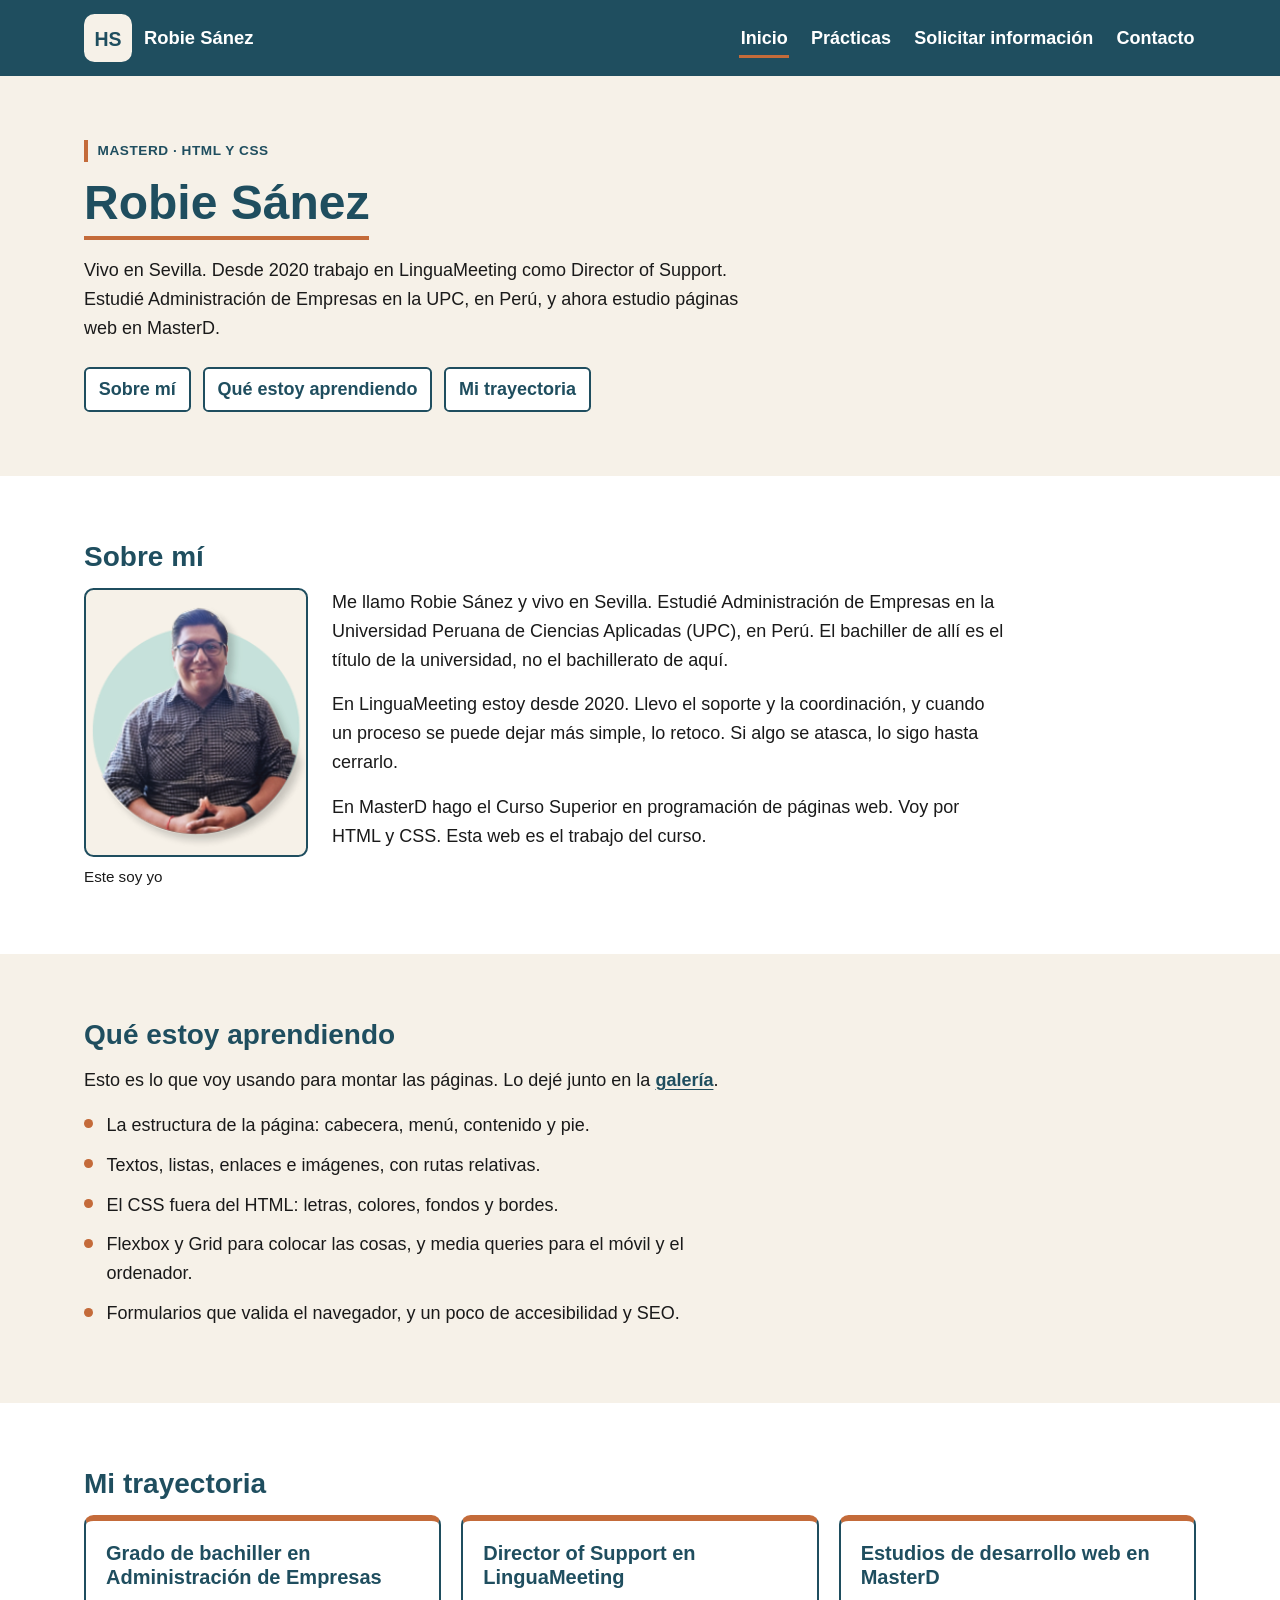
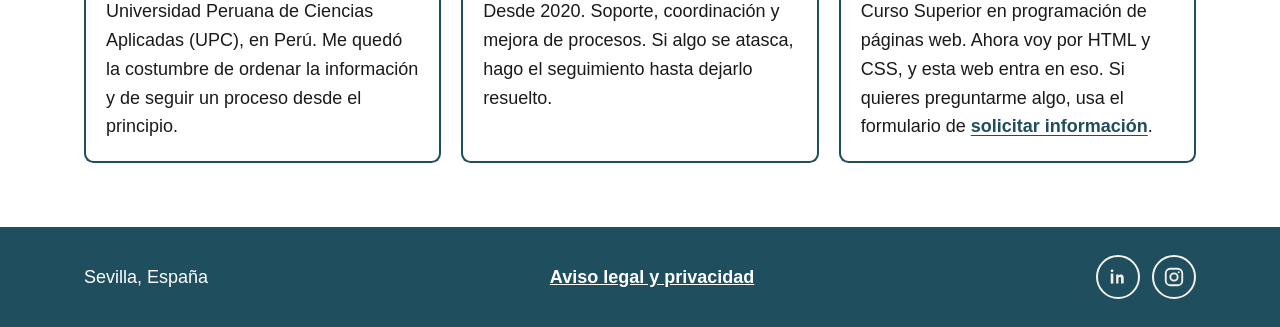
<file: index.html>
<!DOCTYPE html>
<html lang="es">
<head>
  <meta charset="utf-8">
  <meta name="viewport" content="width=device-width, initial-scale=1.0">
  <title>Robie Sánez | Portafolio personal</title>
  <meta name="description" content="Portafolio personal de Robie Sánez, en Sevilla. Director of Support en LinguaMeeting y estudiante de desarrollo web en MasterD.">
  <meta name="author" content="Robie Sánez">
  <link rel="icon" href="images/favicon.svg" type="image/svg+xml">
  <link rel="stylesheet" href="css/styles.css">
</head>
<body>
  <a class="saltar" href="#contenido">Saltar al contenido</a>

  <header class="cabecera">
    <div class="contenedor cabecera-interior">
      <a class="marca" href="index.html">
        <img src="images/logo-hs.svg" width="48" height="48" alt="Logotipo con las iniciales HS">
        <span>Robie Sánez</span>
      </a>
      <input class="check-menu" type="checkbox" id="check-menu">
      <label class="label-check" for="check-menu">
        <img src="images/icono-menu.svg" width="32" height="32" alt="Abrir o cerrar el menú">
      </label>
      <nav class="nav-principal">
        <ul class="nav-links">
          <li><a class="activa" href="index.html" aria-current="page">Inicio</a></li>
          <li><a href="views/portfolio.html">Prácticas</a></li>
          <li><a href="views/presupuesto.html">Solicitar información</a></li>
          <li><a href="views/contacto.html">Contacto</a></li>
        </ul>
      </nav>
    </div>
  </header>

  <main id="contenido">
    <section class="presentacion">
      <div class="contenedor">
        <p class="etiqueta">MasterD · HTML y CSS</p>
        <h1>Robie Sánez</h1>
        <p class="texto">Vivo en Sevilla. Desde 2020 trabajo en LinguaMeeting como Director of Support. Estudié Administración de Empresas en la UPC, en Perú, y ahora estudio páginas web en MasterD.</p>
        <ul class="atajos">
          <li><a href="#sobre-mi">Sobre mí</a></li>
          <li><a href="#aprendiendo">Qué estoy aprendiendo</a></li>
          <li><a href="#trayectoria">Mi trayectoria</a></li>
        </ul>
      </div>
    </section>

    <section id="sobre-mi">
      <div class="contenedor">
        <h2>Sobre mí</h2>
        <div class="sobre">
          <figure class="retrato">
            <img src="images/robie-linguameeting.png" width="228" height="275" alt="Robie Sánez, sentado, con gafas y una camisa de cuadros.">
            <figcaption>Este soy yo</figcaption>
          </figure>
          <div>
            <p class="texto">Me llamo Robie Sánez y vivo en Sevilla. Estudié Administración de Empresas en la Universidad Peruana de Ciencias Aplicadas (UPC), en Perú. El bachiller de allí es el título de la universidad, no el bachillerato de aquí.</p>
            <p class="texto">En LinguaMeeting estoy desde 2020. Llevo el soporte y la coordinación, y cuando un proceso se puede dejar más simple, lo retoco. Si algo se atasca, lo sigo hasta cerrarlo.</p>
            <p class="texto">En MasterD hago el Curso Superior en programación de páginas web. Voy por HTML y CSS. Esta web es el trabajo del curso.</p>
          </div>
        </div>
      </div>
    </section>

    <section class="fondo-arena" id="aprendiendo">
      <div class="contenedor">
        <h2>Qué estoy aprendiendo</h2>
        <p class="texto">Esto es lo que voy usando para montar las páginas. Lo dejé junto en la <a href="views/portfolio.html">galería</a>.</p>
        <ul class="lista-estudio texto">
          <li>La estructura de la página: cabecera, menú, contenido y pie.</li>
          <li>Textos, listas, enlaces e imágenes, con rutas relativas.</li>
          <li>El CSS fuera del HTML: letras, colores, fondos y bordes.</li>
          <li>Flexbox y Grid para colocar las cosas, y media queries para el móvil y el ordenador.</li>
          <li>Formularios que valida el navegador, y un poco de accesibilidad y SEO.</li>
        </ul>
      </div>
    </section>

    <section id="trayectoria">
      <div class="contenedor">
        <h2>Mi trayectoria</h2>
        <div class="trayectoria">
          <article class="paso">
            <h3>Grado de bachiller en Administración de Empresas</h3>
            <p>Universidad Peruana de Ciencias Aplicadas (UPC), en Perú. Me quedó la costumbre de ordenar la información y de seguir un proceso desde el principio.</p>
          </article>
          <article class="paso">
            <h3>Director of Support en LinguaMeeting</h3>
            <p>Desde 2020. Soporte, coordinación y mejora de procesos. Si algo se atasca, hago el seguimiento hasta dejarlo resuelto.</p>
          </article>
          <article class="paso">
            <h3>Estudios de desarrollo web en MasterD</h3>
            <p>Curso Superior en programación de páginas web. Ahora voy por HTML y CSS, y esta web entra en eso. Si quieres preguntarme algo, usa el formulario de <a href="views/presupuesto.html">solicitar información</a>.</p>
          </article>
        </div>
      </div>
    </section>
  </main>

  <footer class="pie">
    <div class="contenedor pie-contenido">
      <p>Sevilla, España</p>
      <p><a href="views/contacto.html#aviso-legal">Aviso legal y privacidad</a></p>
      <ul class="redes">
        <li>
          <a href="https://www.linkedin.com/in/robie-sanez" target="_blank" rel="noopener">
            <img src="images/icono-linkedin.svg" width="24" height="24" alt="LinkedIn de Robie Sánez">
          </a>
        </li>
        <li>
          <a href="https://www.instagram.com/Robiesanez/" target="_blank" rel="noopener">
            <img src="images/icono-instagram.svg" width="24" height="24" alt="Instagram de Robie Sánez">
          </a>
        </li>
      </ul>
    </div>
  </footer>
</body>
</html>
</file>
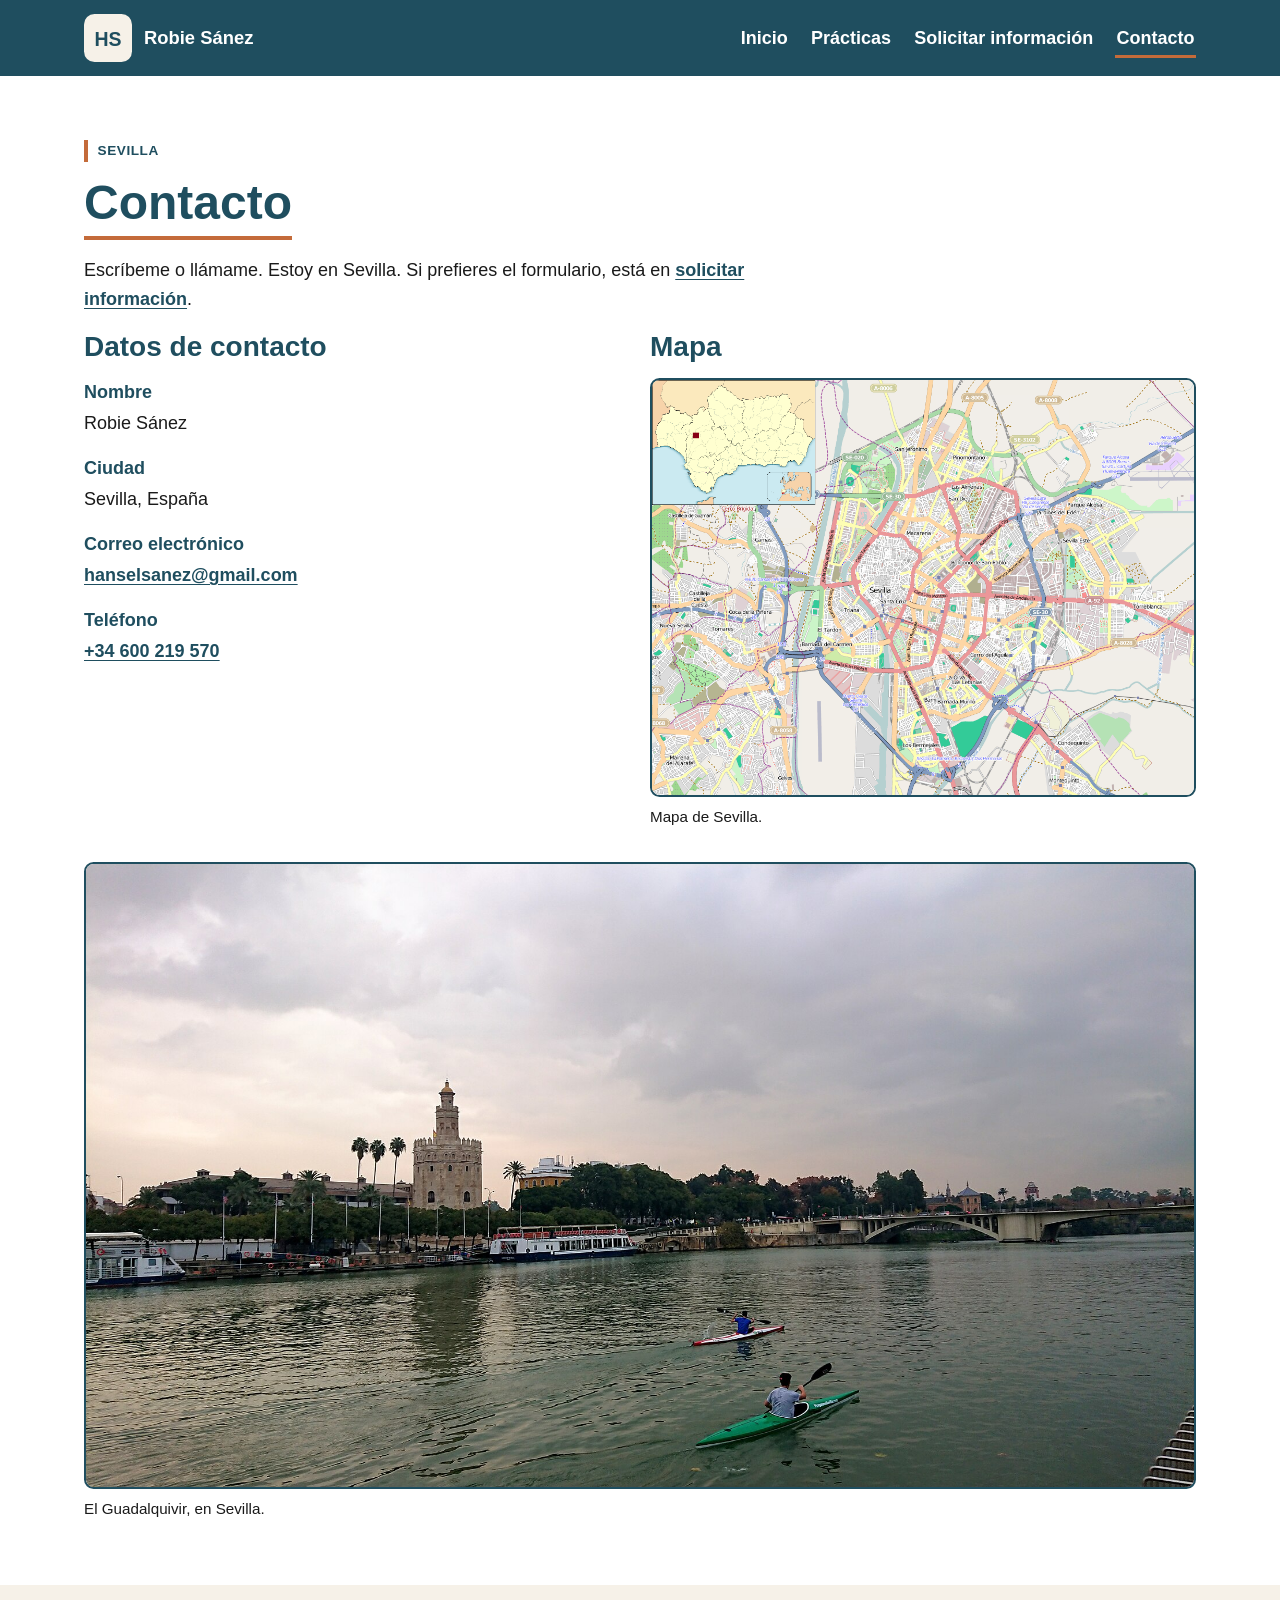
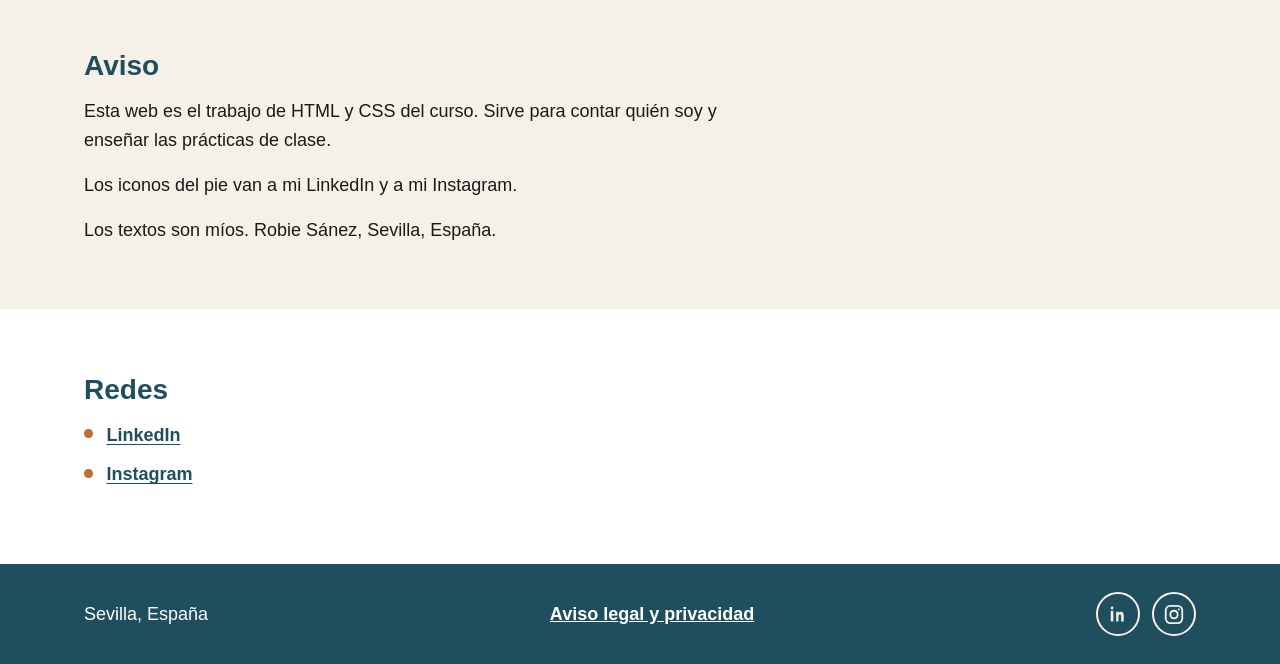
<file: views/contacto.html>
<!DOCTYPE html>
<html lang="es">
<head>
  <meta charset="utf-8">
  <meta name="viewport" content="width=device-width, initial-scale=1.0">
  <title>Contacto | Robie Sánez</title>
  <meta name="description" content="Contacto de Robie Sánez. Sevilla, España, mapa de la ciudad y aviso de privacidad.">
  <meta name="author" content="Robie Sánez">
  <link rel="icon" href="../images/favicon.svg" type="image/svg+xml">
  <link rel="stylesheet" href="../css/styles.css">
</head>
<body>
  <a class="saltar" href="#contenido">Saltar al contenido</a>

  <header class="cabecera">
    <div class="contenedor cabecera-interior">
      <a class="marca" href="../index.html">
        <img src="../images/logo-hs.svg" width="48" height="48" alt="Logotipo con las iniciales HS">
        <span>Robie Sánez</span>
      </a>
      <input class="check-menu" type="checkbox" id="check-menu">
      <label class="label-check" for="check-menu">
        <img src="../images/icono-menu.svg" width="32" height="32" alt="Abrir o cerrar el menú">
      </label>
      <nav class="nav-principal">
        <ul class="nav-links">
          <li><a href="../index.html">Inicio</a></li>
          <li><a href="portfolio.html">Prácticas</a></li>
          <li><a href="presupuesto.html">Solicitar información</a></li>
          <li><a class="activa" href="contacto.html" aria-current="page">Contacto</a></li>
        </ul>
      </nav>
    </div>
  </header>

  <main id="contenido">
    <section>
      <div class="contenedor">
        <p class="etiqueta">Sevilla</p>
        <h1>Contacto</h1>
        <p class="texto">Escríbeme o llámame. Estoy en Sevilla. Si prefieres el formulario, está en <a href="presupuesto.html">solicitar información</a>.</p>

        <div class="contacto-grid">
          <div>
            <h2>Datos de contacto</h2>
            <address>
              <dl class="datos">
                <dt>Nombre</dt>
                <dd>Robie Sánez</dd>
                <dt>Ciudad</dt>
                <dd>Sevilla, España</dd>
                <dt>Correo electrónico</dt>
                <dd><a href="mailto:hanselsanez@gmail.com">hanselsanez@gmail.com</a></dd>
                <dt>Teléfono</dt>
                <dd><a href="tel:+34600219570">+34 600 219 570</a></dd>
              </dl>
            </address>
          </div>

          <div>
            <h2>Mapa</h2>
            <figure class="mapa">
              <img src="../images/mapa-sevilla.png" width="1039" height="797" alt="Mapa de la ciudad de Sevilla, con el centro, Triana, la Macarena y la ronda SE-30.">
              <figcaption>Mapa de Sevilla.</figcaption>
            </figure>
          </div>
        </div>

        <figure class="foto-ciudad">
          <img src="../images/sevilla-guadalquivir.jpg" width="1920" height="1080" alt="El río Guadalquivir en Sevilla, con la Torre del Oro, barcos y un puente al fondo.">
          <figcaption>El Guadalquivir, en Sevilla.</figcaption>
        </figure>
      </div>
    </section>

    <section class="fondo-arena" id="aviso-legal">
      <div class="contenedor">
        <h2>Aviso</h2>
        <p class="texto">Esta web es el trabajo de HTML y CSS del curso. Sirve para contar quién soy y enseñar las prácticas de clase.</p>
        <p class="texto">Los iconos del pie van a mi LinkedIn y a mi Instagram.</p>
        <p class="texto">Los textos son míos. Robie Sánez, Sevilla, España.</p>
      </div>
    </section>

    <section id="redes">
      <div class="contenedor">
        <h2>Redes</h2>
        <ul class="lista-estudio">
          <li><a href="https://www.linkedin.com/in/robie-sanez" target="_blank" rel="noopener">LinkedIn</a></li>
          <li><a href="https://www.instagram.com/Robiesanez/" target="_blank" rel="noopener">Instagram</a></li>
        </ul>
      </div>
    </section>
  </main>

  <footer class="pie">
    <div class="contenedor pie-contenido">
      <p>Sevilla, España</p>
      <p><a href="contacto.html#aviso-legal">Aviso legal y privacidad</a></p>
      <ul class="redes">
        <li>
          <a href="https://www.linkedin.com/in/robie-sanez" target="_blank" rel="noopener">
            <img src="../images/icono-linkedin.svg" width="24" height="24" alt="LinkedIn de Robie Sánez">
          </a>
        </li>
        <li>
          <a href="https://www.instagram.com/Robiesanez/" target="_blank" rel="noopener">
            <img src="../images/icono-instagram.svg" width="24" height="24" alt="Instagram de Robie Sánez">
          </a>
        </li>
      </ul>
    </div>
  </footer>
</body>
</html>
</file>
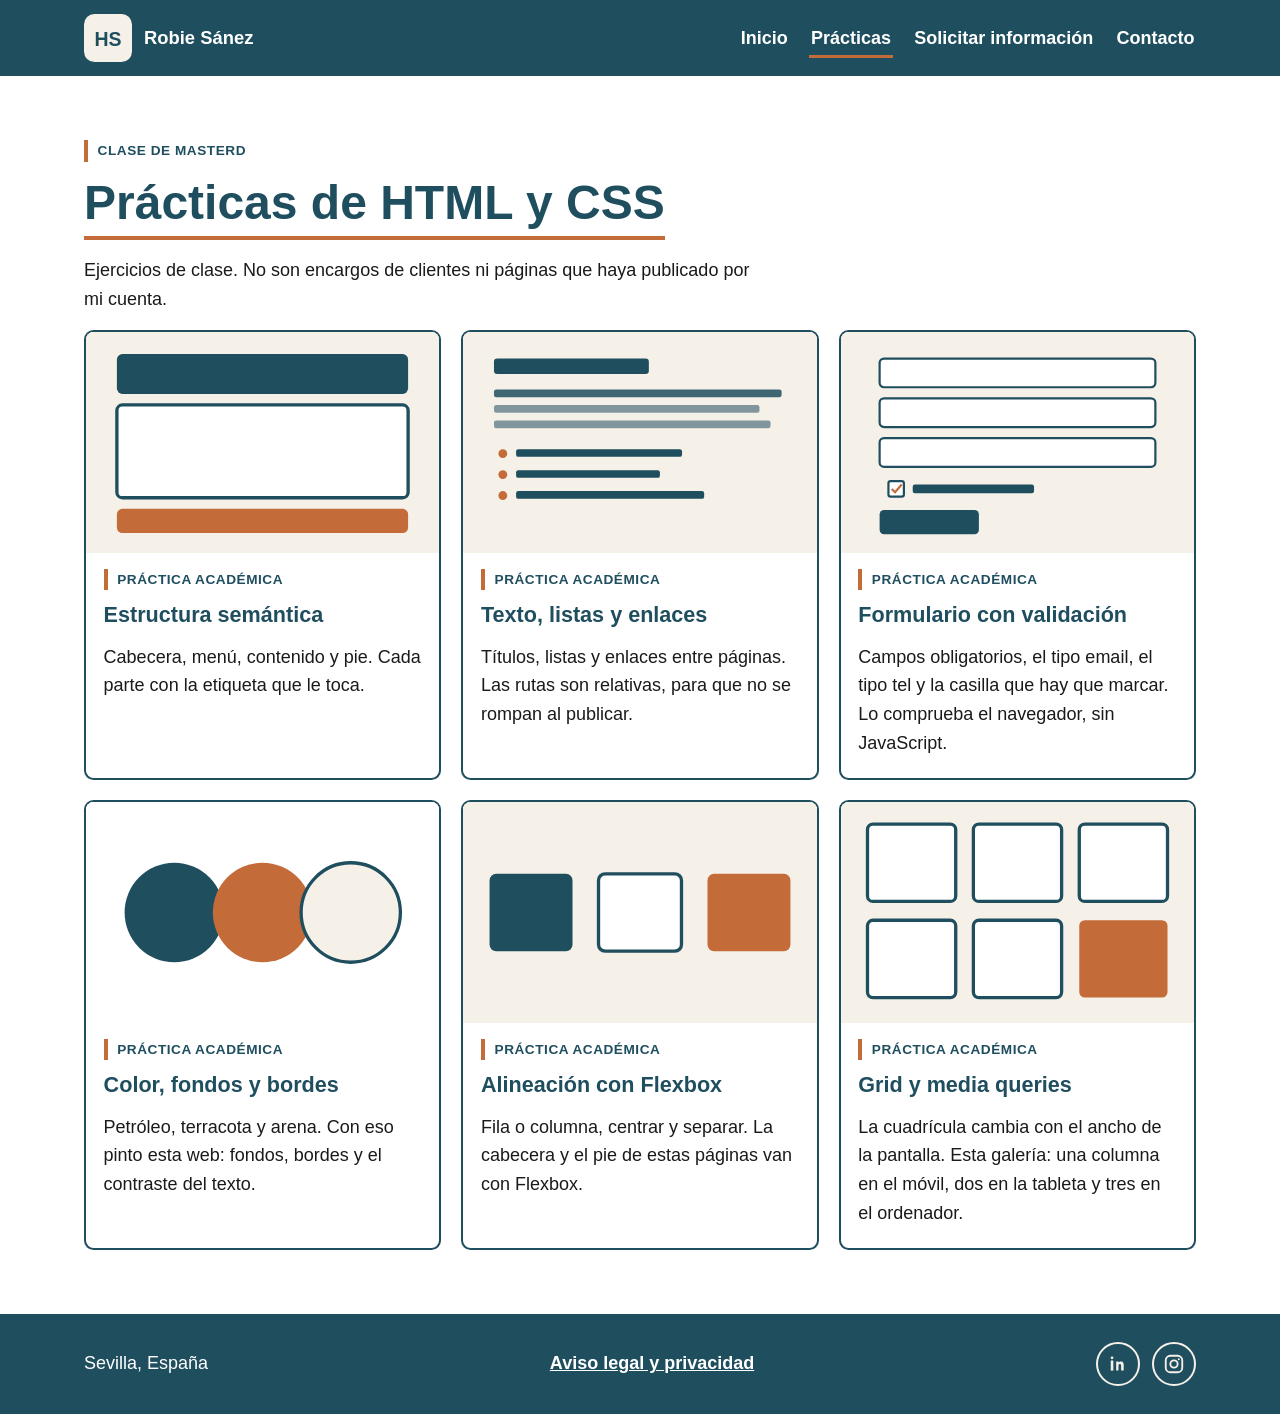
<file: views/portfolio.html>
<!DOCTYPE html>
<html lang="es">
<head>
  <meta charset="utf-8">
  <meta name="viewport" content="width=device-width, initial-scale=1.0">
  <title>Prácticas | Robie Sánez</title>
  <meta name="description" content="Prácticas académicas de HTML y CSS de Robie Sánez en MasterD: estructura, texto, formularios, color, Flexbox y Grid.">
  <meta name="author" content="Robie Sánez">
  <link rel="icon" href="../images/favicon.svg" type="image/svg+xml">
  <link rel="stylesheet" href="../css/styles.css">
</head>
<body>
  <a class="saltar" href="#contenido">Saltar al contenido</a>

  <header class="cabecera">
    <div class="contenedor cabecera-interior">
      <a class="marca" href="../index.html">
        <img src="../images/logo-hs.svg" width="48" height="48" alt="Logotipo con las iniciales HS">
        <span>Robie Sánez</span>
      </a>
      <input class="check-menu" type="checkbox" id="check-menu">
      <label class="label-check" for="check-menu">
        <img src="../images/icono-menu.svg" width="32" height="32" alt="Abrir o cerrar el menú">
      </label>
      <nav class="nav-principal">
        <ul class="nav-links">
          <li><a href="../index.html">Inicio</a></li>
          <li><a class="activa" href="portfolio.html" aria-current="page">Prácticas</a></li>
          <li><a href="presupuesto.html">Solicitar información</a></li>
          <li><a href="contacto.html">Contacto</a></li>
        </ul>
      </nav>
    </div>
  </header>

  <main id="contenido">
    <section>
      <div class="contenedor">
        <p class="etiqueta">Clase de MasterD</p>
        <h1>Prácticas de HTML y CSS</h1>
        <p class="texto">Ejercicios de clase. No son encargos de clientes ni páginas que haya publicado por mi cuenta.</p>
        <ul class="galeria">
          <li>
            <article class="tarjeta">
              <img src="../images/practicas/estructura.svg" width="640" height="400" alt="Esquema de una página en tres bandas: cabecera, contenido y pie.">
              <div class="tarjeta-cuerpo">
                <p class="etiqueta">Práctica académica</p>
                <h2>Estructura semántica</h2>
                <p>Cabecera, menú, contenido y pie. Cada parte con la etiqueta que le toca.</p>
              </div>
            </article>
          </li>
          <li>
            <article class="tarjeta">
              <img src="../images/practicas/texto.svg" width="640" height="400" alt="Esquema de un título, varias líneas de texto y una lista.">
              <div class="tarjeta-cuerpo">
                <p class="etiqueta">Práctica académica</p>
                <h2>Texto, listas y enlaces</h2>
                <p>Títulos, listas y enlaces entre páginas. Las rutas son relativas, para que no se rompan al publicar.</p>
              </div>
            </article>
          </li>
          <li>
            <article class="tarjeta">
              <img src="../images/practicas/formulario.svg" width="640" height="400" alt="Esquema de tres campos de formulario y un botón.">
              <div class="tarjeta-cuerpo">
                <p class="etiqueta">Práctica académica</p>
                <h2>Formulario con validación</h2>
                <p>Campos obligatorios, el tipo email, el tipo tel y la casilla que hay que marcar. Lo comprueba el navegador, sin JavaScript.</p>
              </div>
            </article>
          </li>
          <li>
            <article class="tarjeta">
              <img src="../images/practicas/color.svg" width="640" height="400" alt="Tres círculos con los colores petróleo, terracota y arena.">
              <div class="tarjeta-cuerpo">
                <p class="etiqueta">Práctica académica</p>
                <h2>Color, fondos y bordes</h2>
                <p>Petróleo, terracota y arena. Con eso pinto esta web: fondos, bordes y el contraste del texto.</p>
              </div>
            </article>
          </li>
          <li>
            <article class="tarjeta">
              <img src="../images/practicas/flexbox.svg" width="640" height="400" alt="Tres rectángulos alineados en una fila con espacio entre ellos.">
              <div class="tarjeta-cuerpo">
                <p class="etiqueta">Práctica académica</p>
                <h2>Alineación con Flexbox</h2>
                <p>Fila o columna, centrar y separar. La cabecera y el pie de estas páginas van con Flexbox.</p>
              </div>
            </article>
          </li>
          <li>
            <article class="tarjeta">
              <img src="../images/practicas/grid.svg" width="640" height="400" alt="Cuadrícula de seis celdas, con la última marcada en terracota.">
              <div class="tarjeta-cuerpo">
                <p class="etiqueta">Práctica académica</p>
                <h2>Grid y media queries</h2>
                <p>La cuadrícula cambia con el ancho de la pantalla. Esta galería: una columna en el móvil, dos en la tableta y tres en el ordenador.</p>
              </div>
            </article>
          </li>
        </ul>
      </div>
    </section>
  </main>

  <footer class="pie">
    <div class="contenedor pie-contenido">
      <p>Sevilla, España</p>
      <p><a href="contacto.html#aviso-legal">Aviso legal y privacidad</a></p>
      <ul class="redes">
        <li>
          <a href="https://www.linkedin.com/in/robie-sanez" target="_blank" rel="noopener">
            <img src="../images/icono-linkedin.svg" width="24" height="24" alt="LinkedIn de Robie Sánez">
          </a>
        </li>
        <li>
          <a href="https://www.instagram.com/Robiesanez/" target="_blank" rel="noopener">
            <img src="../images/icono-instagram.svg" width="24" height="24" alt="Instagram de Robie Sánez">
          </a>
        </li>
      </ul>
    </div>
  </footer>
</body>
</html>
</file>
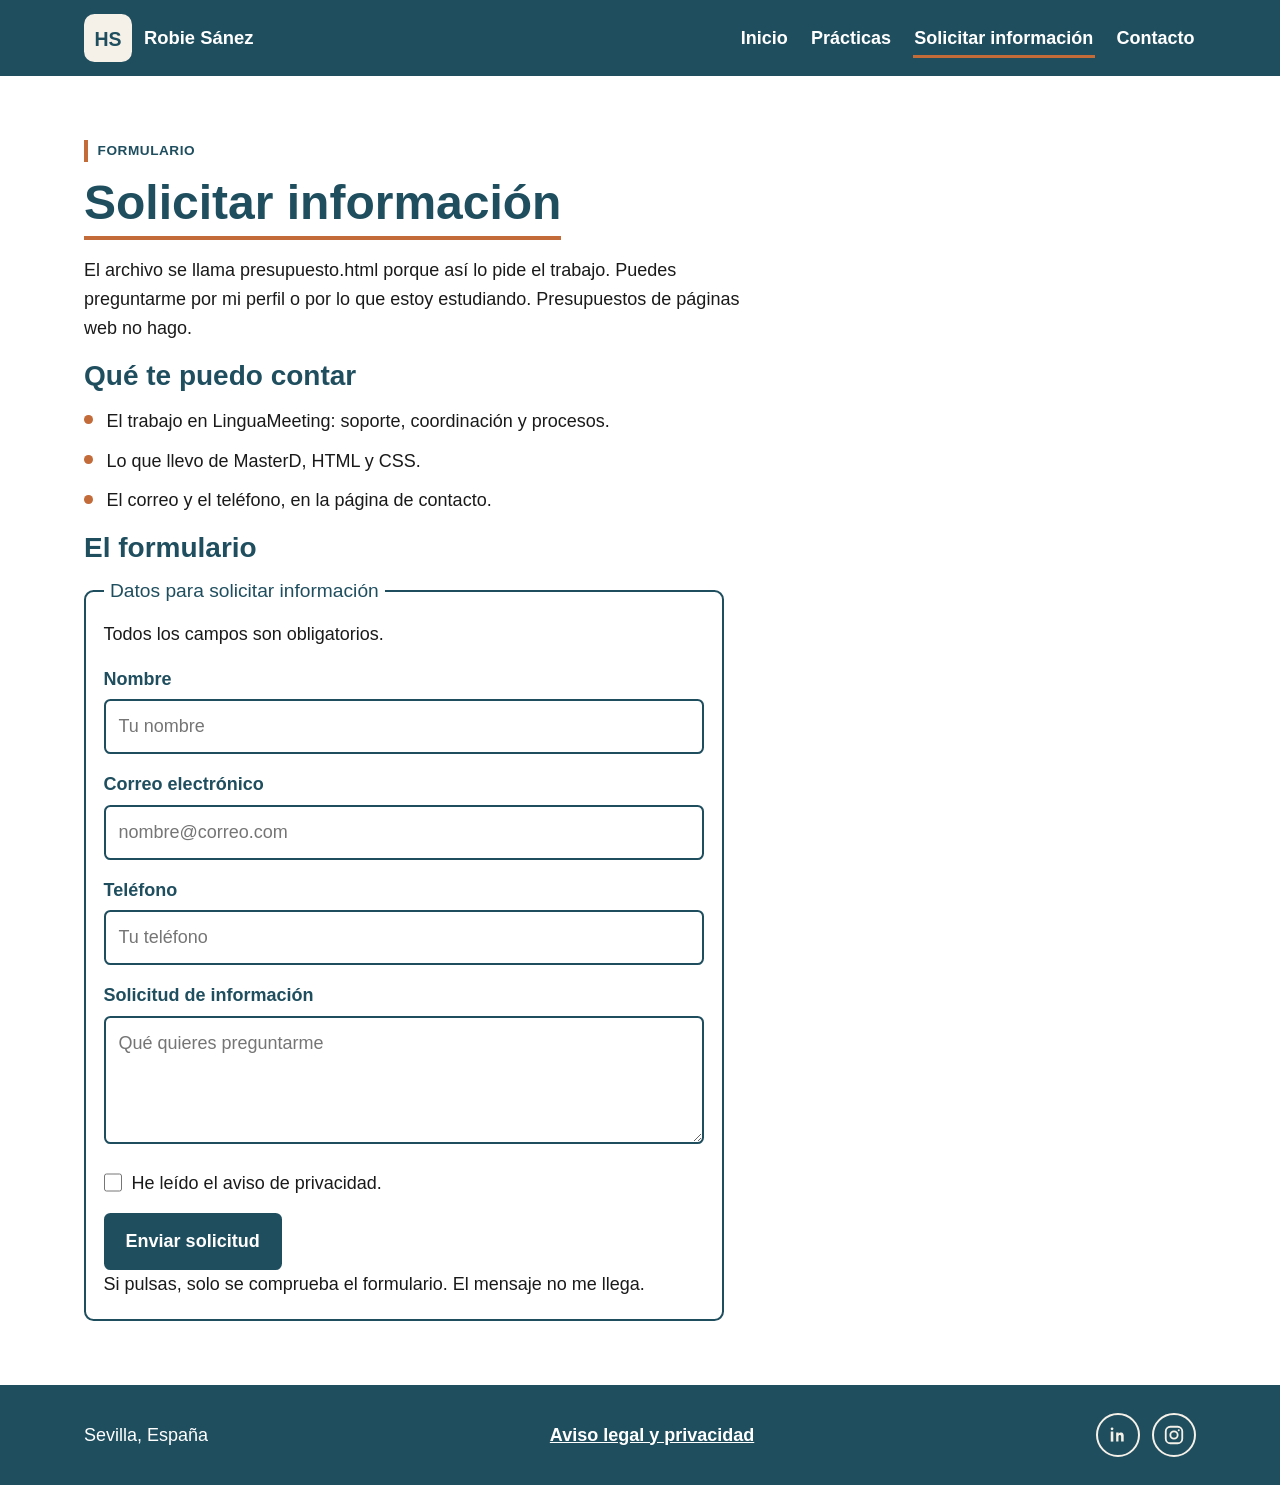
<file: views/presupuesto.html>
<!DOCTYPE html>
<html lang="es">
<head>
  <meta charset="utf-8">
  <meta name="viewport" content="width=device-width, initial-scale=1.0">
  <title>Solicitar información | Robie Sánez</title>
  <meta name="description" content="Formulario para solicitar información a Robie Sánez. Maqueta estática: el mensaje no se envía ni se guarda.">
  <meta name="author" content="Robie Sánez">
  <link rel="icon" href="../images/favicon.svg" type="image/svg+xml">
  <link rel="stylesheet" href="../css/styles.css">
</head>
<body>
  <a class="saltar" href="#contenido">Saltar al contenido</a>

  <header class="cabecera">
    <div class="contenedor cabecera-interior">
      <a class="marca" href="../index.html">
        <img src="../images/logo-hs.svg" width="48" height="48" alt="Logotipo con las iniciales HS">
        <span>Robie Sánez</span>
      </a>
      <input class="check-menu" type="checkbox" id="check-menu">
      <label class="label-check" for="check-menu">
        <img src="../images/icono-menu.svg" width="32" height="32" alt="Abrir o cerrar el menú">
      </label>
      <nav class="nav-principal">
        <ul class="nav-links">
          <li><a href="../index.html">Inicio</a></li>
          <li><a href="portfolio.html">Prácticas</a></li>
          <li><a class="activa" href="presupuesto.html" aria-current="page">Solicitar información</a></li>
          <li><a href="contacto.html">Contacto</a></li>
        </ul>
      </nav>
    </div>
  </header>

  <main id="contenido">
    <section>
      <div class="contenedor">
        <p class="etiqueta">Formulario</p>
        <h1>Solicitar información</h1>
        <p class="texto">El archivo se llama presupuesto.html porque así lo pide el trabajo. Puedes preguntarme por mi perfil o por lo que estoy estudiando. Presupuestos de páginas web no hago.</p>

        <h2>Qué te puedo contar</h2>
        <ul class="lista-estudio texto">
          <li>El trabajo en LinguaMeeting: soporte, coordinación y procesos.</li>
          <li>Lo que llevo de MasterD, HTML y CSS.</li>
          <li>El correo y el teléfono, en la página de contacto.</li>
        </ul>

        <h2>El formulario</h2>
        <form class="formulario" method="get" action="presupuesto.html">
          <fieldset>
            <legend>Datos para solicitar información</legend>
            <p>Todos los campos son obligatorios.</p>

            <div class="campo">
              <label for="nombre">Nombre</label>
              <input type="text" id="nombre" name="nombre" autocomplete="name" placeholder="Tu nombre" required>
            </div>

            <div class="campo">
              <label for="correo">Correo electrónico</label>
              <input type="email" id="correo" name="correo" autocomplete="email" placeholder="nombre@correo.com" required>
            </div>

            <div class="campo">
              <label for="telefono">Teléfono</label>
              <input type="tel" id="telefono" name="telefono" autocomplete="tel" placeholder="Tu teléfono" required>
            </div>

            <div class="campo">
              <label for="mensaje">Solicitud de información</label>
              <textarea id="mensaje" name="mensaje" placeholder="Qué quieres preguntarme" required></textarea>
            </div>

            <div class="campo-check">
              <input type="checkbox" id="privacidad" name="privacidad" value="aceptada" required>
              <label for="privacidad">He leído el aviso de privacidad.</label>
            </div>

            <button class="boton" type="submit">Enviar solicitud</button>
            <p>Si pulsas, solo se comprueba el formulario. El mensaje no me llega.</p>
          </fieldset>
        </form>
      </div>
    </section>
  </main>

  <footer class="pie">
    <div class="contenedor pie-contenido">
      <p>Sevilla, España</p>
      <p><a href="contacto.html#aviso-legal">Aviso legal y privacidad</a></p>
      <ul class="redes">
        <li>
          <a href="https://www.linkedin.com/in/robie-sanez" target="_blank" rel="noopener">
            <img src="../images/icono-linkedin.svg" width="24" height="24" alt="LinkedIn de Robie Sánez">
          </a>
        </li>
        <li>
          <a href="https://www.instagram.com/Robiesanez/" target="_blank" rel="noopener">
            <img src="../images/icono-instagram.svg" width="24" height="24" alt="Instagram de Robie Sánez">
          </a>
        </li>
      </ul>
    </div>
  </footer>
</body>
</html>
</file>
<file: css/styles.css>
* {
  margin: 0;
  padding: 0;
  box-sizing: border-box;
}

html {
  scroll-padding-top: 5.5rem;
}

body {
  min-height: 100vh;
  display: flex;
  flex-direction: column;
  background: #ffffff;
  color: #1a1a1a;
  font-family: "Segoe UI", "Helvetica Neue", Arial, sans-serif;
  font-size: 1.125rem;
  line-height: 1.6;
  overflow-wrap: break-word;
}

main {
  flex: 1;
}

img {
  display: block;
  max-width: 100%;
  height: auto;
}

h1,
h2,
h3,
legend,
.marca span {
  font-family: "Trebuchet MS", "Segoe UI", sans-serif;
  line-height: 1.2;
}

h1,
h2,
h3,
legend {
  color: #1f4e5f;
}

h1 {
  display: inline-block;
  margin-bottom: 1rem;
  font-size: 2.25rem;
  border-bottom: 4px solid #c46b3a;
  padding-bottom: 0.3rem;
}

h2 {
  margin-bottom: 0.9rem;
  font-size: 1.75rem;
}

h3 {
  margin-bottom: 0.5rem;
  font-size: 1.25rem;
}

p,
ul,
ol,
dl,
figure {
  margin-bottom: 1rem;
}

p:last-child,
ul:last-child {
  margin-bottom: 0;
}

a {
  color: #1f4e5f;
}

main a {
  font-weight: 700;
  text-underline-offset: 0.15em;
}

::selection {
  background: #1f4e5f;
  color: #ffffff;
}

a:focus,
button:focus,
input:focus,
textarea:focus {
  outline: 3px solid #1f4e5f;
  outline-offset: 3px;
}

.cabecera a:focus,
.pie a:focus,
.check-menu:focus + .label-check {
  outline: 3px solid #f6f1e8;
  outline-offset: 3px;
}

.check-menu:focus {
  outline: none;
}

.saltar {
  position: absolute;
  left: 1rem;
  top: -5rem;
  z-index: 6;
  padding: 0.5rem 0.8rem;
  background: #ffffff;
  color: #1f4e5f;
  font-weight: 700;
}

.saltar:focus {
  top: 0.5rem;
}

.contenedor {
  width: 100%;
  max-width: 72rem;
  margin-left: auto;
  margin-right: auto;
  padding-left: 1.25rem;
  padding-right: 1.25rem;
}

.etiqueta {
  display: table;
  margin-bottom: 0.75rem;
  padding-left: 0.6rem;
  border-left: 4px solid #c46b3a;
  color: #1f4e5f;
  font-size: 0.85rem;
  font-weight: 700;
  letter-spacing: 0.04em;
  text-transform: uppercase;
}

.texto {
  max-width: 42rem;
}

.cabecera {
  position: sticky;
  top: 0;
  z-index: 5;
  background: #1f4e5f;
}

.cabecera-interior {
  position: relative;
  display: flex;
  align-items: center;
  min-height: 4.75rem;
  padding-top: 0.75rem;
  padding-bottom: 0.75rem;
}

.marca {
  display: flex;
  align-items: center;
  gap: 0.75rem;
  margin-right: auto;
  color: #ffffff;
  font-weight: 700;
  font-size: 1.15rem;
  text-decoration: none;
}

.marca img {
  width: 3rem;
  height: 3rem;
  flex-shrink: 0;
}

.marca:hover,
.marca:active {
  color: #f6f1e8;
}

.check-menu {
  position: absolute;
  width: 1px;
  height: 1px;
  margin: 0;
  opacity: 0;
}

.label-check {
  display: flex;
  align-items: center;
  justify-content: center;
  width: 2.75rem;
  height: 2.75rem;
  border: 2px solid #f6f1e8;
  border-radius: 0.35rem;
  cursor: pointer;
}

.label-check img {
  width: 2rem;
  height: 2rem;
}

.nav-links {
  display: none;
  position: absolute;
  top: 100%;
  left: 0;
  right: 0;
  z-index: 4;
  flex-direction: column;
  margin: 0;
  padding: 0.25rem 0 0.5rem;
  list-style: none;
  background: #1f4e5f;
  border-top: 3px solid #c46b3a;
}

.check-menu:checked ~ .nav-principal .nav-links {
  display: flex;
}

.nav-links a {
  display: block;
  padding: 0.85rem 1.25rem;
  color: #ffffff;
  font-weight: 700;
  text-decoration: none;
}

.nav-links a:hover,
.nav-links a:active {
  color: #f6f1e8;
  box-shadow: inset 0 -3px 0 #f6f1e8;
}

.nav-links a.activa {
  box-shadow: inset 0 -3px 0 #c46b3a;
}

.nav-links a.activa:hover {
  box-shadow: inset 0 -3px 0 #c46b3a;
}

section {
  padding: 2.5rem 0;
  scroll-margin-top: 5.5rem;
}

.presentacion,
.fondo-arena {
  background: #f6f1e8;
}

.atajos {
  display: flex;
  flex-wrap: wrap;
  gap: 0.75rem;
  margin-top: 1.5rem;
  margin-bottom: 0;
  padding: 0;
  list-style: none;
}

.atajos a {
  display: inline-block;
  padding: 0.4rem 0.8rem;
  background: #ffffff;
  border: 2px solid #1f4e5f;
  border-radius: 0.35rem;
  color: #1f4e5f;
  text-decoration: none;
}

.atajos a:hover,
.atajos a:active {
  background: #1f4e5f;
  color: #ffffff;
}

.lista-estudio {
  padding: 0;
  list-style: none;
}

.lista-estudio li {
  position: relative;
  margin-bottom: 0.7rem;
  padding-left: 1.4rem;
}

.lista-estudio li::before {
  content: "";
  position: absolute;
  left: 0;
  top: 0.55rem;
  width: 0.55rem;
  height: 0.55rem;
  background: #c46b3a;
  border-radius: 50%;
}

.trayectoria,
.galeria,
.contacto-grid,
.sobre {
  display: grid;
  gap: 1.25rem;
}

.sobre {
  align-items: start;
  gap: 1.5rem;
}

.retrato img {
  width: 100%;
  max-width: 14rem;
  background: #f6f1e8;
  border: 2px solid #1f4e5f;
  border-radius: 0.6rem;
}

.paso,
.tarjeta {
  background: #ffffff;
  border: 2px solid #1f4e5f;
  border-radius: 0.6rem;
}

.paso {
  padding: 1.25rem;
  border-top: 6px solid #c46b3a;
}

.galeria {
  margin: 0;
  padding: 0;
  list-style: none;
}

.tarjeta {
  height: 100%;
  overflow: hidden;
}

.tarjeta img {
  width: 100%;
  background: #f6f1e8;
}

.tarjeta-cuerpo {
  padding: 1rem 1.1rem 1.25rem;
}

.tarjeta h2 {
  font-size: 1.35rem;
}

address {
  font-style: normal;
}

.datos dt {
  margin-top: 1rem;
  color: #1f4e5f;
  font-weight: 700;
}

.datos dt:first-child {
  margin-top: 0;
}

.datos dd {
  margin: 0.15rem 0 0;
}

figure {
  margin: 0;
}

figcaption {
  margin-top: 0.5rem;
  font-size: 0.95rem;
}

.mapa img,
.foto-ciudad img {
  width: 100%;
  border: 2px solid #1f4e5f;
  border-radius: 0.6rem;
  background: #f6f1e8;
}

.foto-ciudad {
  margin-top: 2rem;
}

.formulario {
  max-width: 40rem;
}

fieldset {
  border: 2px solid #1f4e5f;
  border-radius: 0.6rem;
  padding: 1.1rem 1.1rem 1.25rem;
}

legend {
  padding: 0 0.4rem;
  font-size: 1.2rem;
}

.campo {
  margin-bottom: 1rem;
}

.campo label,
.campo-check label {
  display: block;
  margin-bottom: 0.35rem;
  color: #1f4e5f;
  font-weight: 700;
}

.campo input,
.campo textarea {
  width: 100%;
  padding: 0.7rem 0.8rem;
  background: #ffffff;
  color: #1a1a1a;
  border: 2px solid #1f4e5f;
  border-radius: 0.4rem;
  font: inherit;
}

.campo textarea {
  min-height: 8rem;
  resize: vertical;
}

.campo-check {
  display: flex;
  align-items: flex-start;
  gap: 0.6rem;
  margin: 0.25rem 0 1rem;
}

.campo-check input {
  width: 1.15rem;
  height: 1.15rem;
  margin-top: 0.3rem;
  flex-shrink: 0;
}

.campo-check label {
  margin-bottom: 0;
  font-weight: 400;
  color: #1a1a1a;
}

.boton {
  display: inline-block;
  padding: 0.75rem 1.25rem;
  background: #1f4e5f;
  color: #ffffff;
  border: 2px solid #1f4e5f;
  border-radius: 0.4rem;
  font: inherit;
  font-weight: 700;
  cursor: pointer;
}

.boton:hover,
.boton:active {
  background: #ffffff;
  color: #1f4e5f;
}

.boton:active {
  background: #f6f1e8;
}

.pie {
  background: #1f4e5f;
  color: #ffffff;
  padding: 1.75rem 0;
}

.pie-contenido {
  display: flex;
  flex-wrap: wrap;
  align-items: center;
  justify-content: space-between;
  gap: 1rem 1.5rem;
}

.pie p {
  margin: 0;
}

.pie a {
  color: #ffffff;
  font-weight: 700;
}

.redes {
  display: flex;
  gap: 0.75rem;
  margin: 0;
  padding: 0;
  list-style: none;
}

.redes a {
  display: flex;
  align-items: center;
  justify-content: center;
  width: 2.75rem;
  height: 2.75rem;
  border: 2px solid #f6f1e8;
  border-radius: 50%;
}

.redes a:hover,
.redes a:active {
  border-color: #c46b3a;
}

.redes img {
  width: 1.4rem;
  height: 1.4rem;
}

@media (min-width: 600px) {
  .galeria {
    grid-template-columns: repeat(2, 1fr);
  }
}

@media (min-width: 769px) {
  h1 {
    font-size: 3rem;
  }

  section {
    padding: 4rem 0;
  }

  .check-menu,
  .label-check {
    display: none;
  }

  .nav-principal .nav-links,
  .check-menu:checked ~ .nav-principal .nav-links {
    display: flex;
    position: static;
    flex-direction: row;
    align-items: center;
    gap: 1.25rem;
    width: auto;
    padding: 0;
    background: transparent;
    border-top: 0;
  }

  .nav-links a {
    padding: 0.35rem 0.1rem;
  }

  .trayectoria {
    grid-template-columns: repeat(3, 1fr);
  }

  .contacto-grid {
    grid-template-columns: 1fr 1fr;
    align-items: start;
  }

  .sobre {
    grid-template-columns: 14rem 1fr;
  }
}

@media (min-width: 1024px) {
  .galeria {
    grid-template-columns: repeat(3, 1fr);
  }
}
</file>
